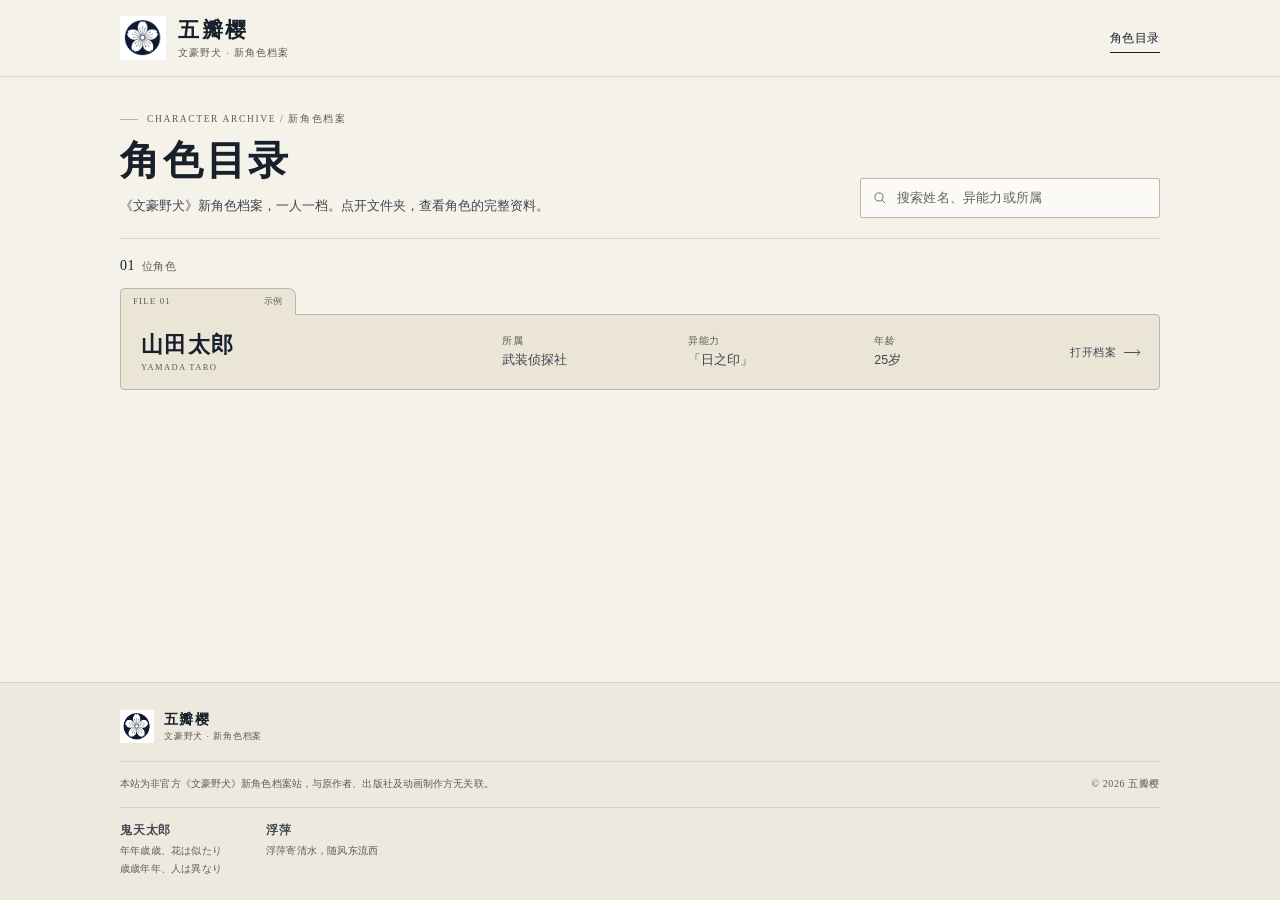
<file: index.html>
<!doctype html>
<html lang="zh-CN" class="no-js">
<head>
  <meta charset="utf-8">
  <meta name="viewport" content="width=device-width, initial-scale=1">
  <title>五瓣樱｜文豪野犬新角色档案 · 角色目录</title>
  <meta name="description" content="五瓣樱是《文豪野犬》新角色档案目录。一人一档，收录角色姓名、异能力、外貌、性格、背景故事与人际关系。点开文件夹即可查看完整资料。目前已收录 1 位角色。">
  <meta name="keywords" content="五瓣樱,文豪野犬,文豪野犬新角色,新角色档案,角色目录,异能,武装侦探社,Bungo Stray Dogs,山田太郎,YAMADA TARO,日之印,福泽谕吉,国木田独步">
  <meta name="author" content="鬼天太郎、浮萍">
  <meta name="robots" content="index,follow,max-image-preview:large,max-snippet:-1,max-video-preview:-1">
  <meta name="theme-color" content="#f5f2ea">
  <meta name="color-scheme" content="light">
  <meta name="format-detection" content="telephone=no">
  <link rel="canonical" href="index.html">
  <link rel="icon" href="favicon.ico" sizes="any">
  <link rel="icon" type="image/png" sizes="32x32" href="assets/logo-32.png">
  <link rel="icon" type="image/jpeg" href="assets/logo.jpg">
  <link rel="apple-touch-icon" href="assets/logo-180.png">
  <link rel="manifest" href="site.webmanifest">
  <link rel="stylesheet" href="assets/style.css">
  <link rel="alternate" type="text/plain" href="llms.txt" title="站点资料摘要（供 AI 读取）">

  <meta property="og:type" content="website">
  <meta property="og:locale" content="zh_CN">
  <meta property="og:site_name" content="五瓣樱">
  <meta property="og:title" content="五瓣樱｜文豪野犬新角色档案 · 角色目录">
  <meta property="og:description" content="五瓣樱是《文豪野犬》新角色档案目录。一人一档，收录角色姓名、异能力、外貌、性格、背景故事与人际关系。点开文件夹即可查看完整资料。目前已收录 1 位角色。">
  <meta property="og:url" content="index.html">
  <meta property="og:image" content="assets/og-cover.jpg">
  <meta property="og:image:width" content="1200">
  <meta property="og:image:height" content="630">
  <meta property="og:image:alt" content="五瓣樱｜文豪野犬 · 新角色档案">
  <meta name="twitter:card" content="summary_large_image">
  <meta name="twitter:title" content="五瓣樱｜文豪野犬新角色档案 · 角色目录">
  <meta name="twitter:description" content="五瓣樱是《文豪野犬》新角色档案目录。一人一档，收录角色姓名、异能力、外貌、性格、背景故事与人际关系。点开文件夹即可查看完整资料。目前已收录 1 位角色。">
  <meta name="twitter:image" content="assets/og-cover.jpg">

  <script>document.documentElement.classList.remove("no-js");document.documentElement.classList.add("js");</script>
  <script type="application/ld+json">
{
  "@context": "https://schema.org",
  "@graph": [
    {
      "@type": "WebSite",
      "@id": "index.html#website",
      "name": "五瓣樱",
      "alternateName": [
        "五瓣樱 文豪野犬",
        "文豪野犬 五瓣樱",
        "五瓣樱 新角色档案",
        "Wubanying"
      ],
      "url": "index.html",
      "description": "五瓣樱是《文豪野犬》新角色档案目录。一人一档，收录角色姓名、异能力、外貌、性格、背景故事与人际关系。点开文件夹即可查看完整资料。",
      "inLanguage": "zh-CN",
      "author": [
        {
          "@type": "Person",
          "name": "鬼天太郎"
        },
        {
          "@type": "Person",
          "name": "浮萍"
        }
      ]
    },
    {
      "@type": "CollectionPage",
      "@id": "index.html#webpage",
      "url": "index.html",
      "name": "角色目录｜五瓣樱",
      "description": "五瓣樱是《文豪野犬》新角色档案目录。一人一档，收录角色姓名、异能力、外貌、性格、背景故事与人际关系。点开文件夹即可查看完整资料。",
      "isPartOf": {
        "@id": "index.html#website"
      },
      "about": {
        "@type": "CreativeWork",
        "name": "文豪野犬",
        "alternateName": "Bungo Stray Dogs"
      },
      "mainEntity": {
        "@type": "ItemList",
        "numberOfItems": 1,
        "itemListElement": [
          {
            "@type": "ListItem",
            "position": 1,
            "item": {
              "@type": "Person",
              "@id": "characters/yamada-taro.html#person",
              "name": "山田太郎",
              "alternateName": "YAMADA TARO",
              "description": "武装侦探社成员。异能力「日之印」能知晓被印记者的一切见闻与行踪。",
              "memberOf": {
                "@type": "Organization",
                "name": "武装侦探社"
              }
            }
          }
        ]
      }
    }
  ]
}
  </script>
</head>
<body>
  <a class="skip-link" href="#main">跳到主要内容</a>

  <header class="site-header">
    <div class="container site-header__inner">
      <a class="brand" href="index.html">
        <img class="brand__logo" src="assets/logo.jpg" width="54" height="52" alt="">
        <span class="brand__text">
          <span class="brand__name">五瓣樱</span>
          <span class="brand__sub">文豪野犬 · 新角色档案</span>
        </span>
      </a>
      <nav class="site-nav" aria-label="主导航">
        <a class="site-nav__link" href="index.html" aria-current="page">角色目录</a>
      </nav>
    </div>
  </header>

  <main id="main">
    <section class="directory" aria-labelledby="directory-title">
      <div class="container">
        <div class="directory__intro">
          <div class="directory__heading">
            <p class="directory__kicker">Character Archive / 新角色档案</p>
            <h1 id="directory-title">角色目录</h1>
            <p class="directory__lead">《文豪野犬》新角色档案，一人一档。点开文件夹，查看角色的完整资料。</p>
          </div>
          <div class="directory__aside">
            <form class="search" role="search" action="index.html" method="get" data-character-search>
              <label class="sr-only" for="character-search">搜索角色</label>
              <svg class="search__icon" viewBox="0 0 20 20" fill="none" aria-hidden="true">
                <circle cx="8.5" cy="8.5" r="5.75" stroke="currentColor" stroke-width="1.2"></circle>
                <path d="m13 13 4 4" stroke="currentColor" stroke-width="1.2" stroke-linecap="round"></path>
              </svg>
              <input class="search__input" id="character-search" name="q" type="search" placeholder="搜索姓名、异能力或所属" autocomplete="off" spellcheck="false">
              <button class="search__clear" type="button" aria-label="清除搜索" data-search-clear hidden>×</button>
            </form>
          </div>
        </div>

        <div class="directory__bar">
          <p class="directory__status" aria-live="polite">
            <strong data-result-count>01</strong>
            <span data-result-label>位角色</span>
          </p>
        </div>

        <div class="file-list">
          <a class="file-row" href="characters/yamada-taro.html" data-character-card data-search="山田太郎 YAMADA TARO 25岁 武装侦探社 日之印 能够在人身上附着太阳似的印记。附着了印记的人，所有行踪轨迹、所看所听所说所想，山田太郎都将知晓。 整齐的黑发，以及他那有些老旧的黑西装。 表面温和顺从，实际内心有自己的想法。 因为帮助了武装侦探社解决了一场委托，从而加入武装侦探社。现已是武装侦探社老员工。 武装侦探社成员。异能力「日之印」能知晓被印记者的一切见闻与行踪。 山田太郎 山田 太郎 Yamada Taro 25 25岁 武装侦探社 日之印 太阳 印记 行踪 福泽谕吉 国木田独步 师徒 上下级 老员工 福泽谕吉 师徒关系 福泽谕吉很信任山田太郎。 国木田独步 上下级关系 山田太郎很尊敬国木田。">
            <span class="file-row__tab" aria-hidden="true">
              <span class="file-row__tab-label">FILE 01</span>
              <span class="file-row__tab-tag">示例</span>
            </span>
            <div class="file-row__body">
              <div class="file-row__identity">
                <h2 class="file-row__name">山田太郎</h2>
                <p class="file-row__en">YAMADA TARO</p>
              </div>
              <dl class="file-row__facts">
                <div class="file-row__fact"><dt>所属</dt><dd>武装侦探社</dd></div>
                <div class="file-row__fact"><dt>异能力</dt><dd>「日之印」</dd></div>
                <div class="file-row__fact"><dt>年龄</dt><dd>25岁</dd></div>
              </dl>
              <span class="file-row__open">打开档案 <svg class="file-row__arrow" viewBox="0 0 20 8" fill="none" aria-hidden="true"><path d="M0 4h18M15.5 1 19 4l-3.5 3" stroke="currentColor" stroke-width="1.1" stroke-linecap="round" stroke-linejoin="round"/></svg></span>
            </div>
          </a>
        </div>

        <div class="directory__empty" data-empty-state hidden>
          <p>没有找到匹配的角色。<br>可以试试姓名、异能力、所属，或相关人物的名字。</p>
        </div>
      </div>
    </section>
  </main>

  <footer class="site-footer">
    <div class="container">
      <div class="site-footer__top">
        <a class="footer-brand" href="index.html">
          <img class="footer-brand__logo" src="assets/logo.jpg" width="34" height="33" alt="">
          <span class="footer-brand__text">
            <span class="footer-brand__name">五瓣樱</span>
            <span class="footer-brand__sub">文豪野犬 · 新角色档案</span>
          </span>
        </a>
      </div>

      <div class="site-footer__meta">
        <p>本站为非官方《文豪野犬》新角色档案站，与原作者、出版社及动画制作方无关联。</p>
        <p class="site-footer__year">© 2026 五瓣樱</p>
      </div>

      <div class="colophon">
        <div class="signatures">
            <div class="signature">
              <p class="signature__name">鬼天太郎</p>
              <p class="signature__lines">年年歳歳、花は似たり<br>歳歳年年、人は異なり</p>
            </div>
            <div class="signature">
              <p class="signature__name">浮萍</p>
              <p class="signature__lines">浮萍寄清水，随风东流西</p>
            </div>
        </div>
      </div>
    </div>
  </footer>

  <script src="assets/site.js"></script>
</body>
</html>
</file>
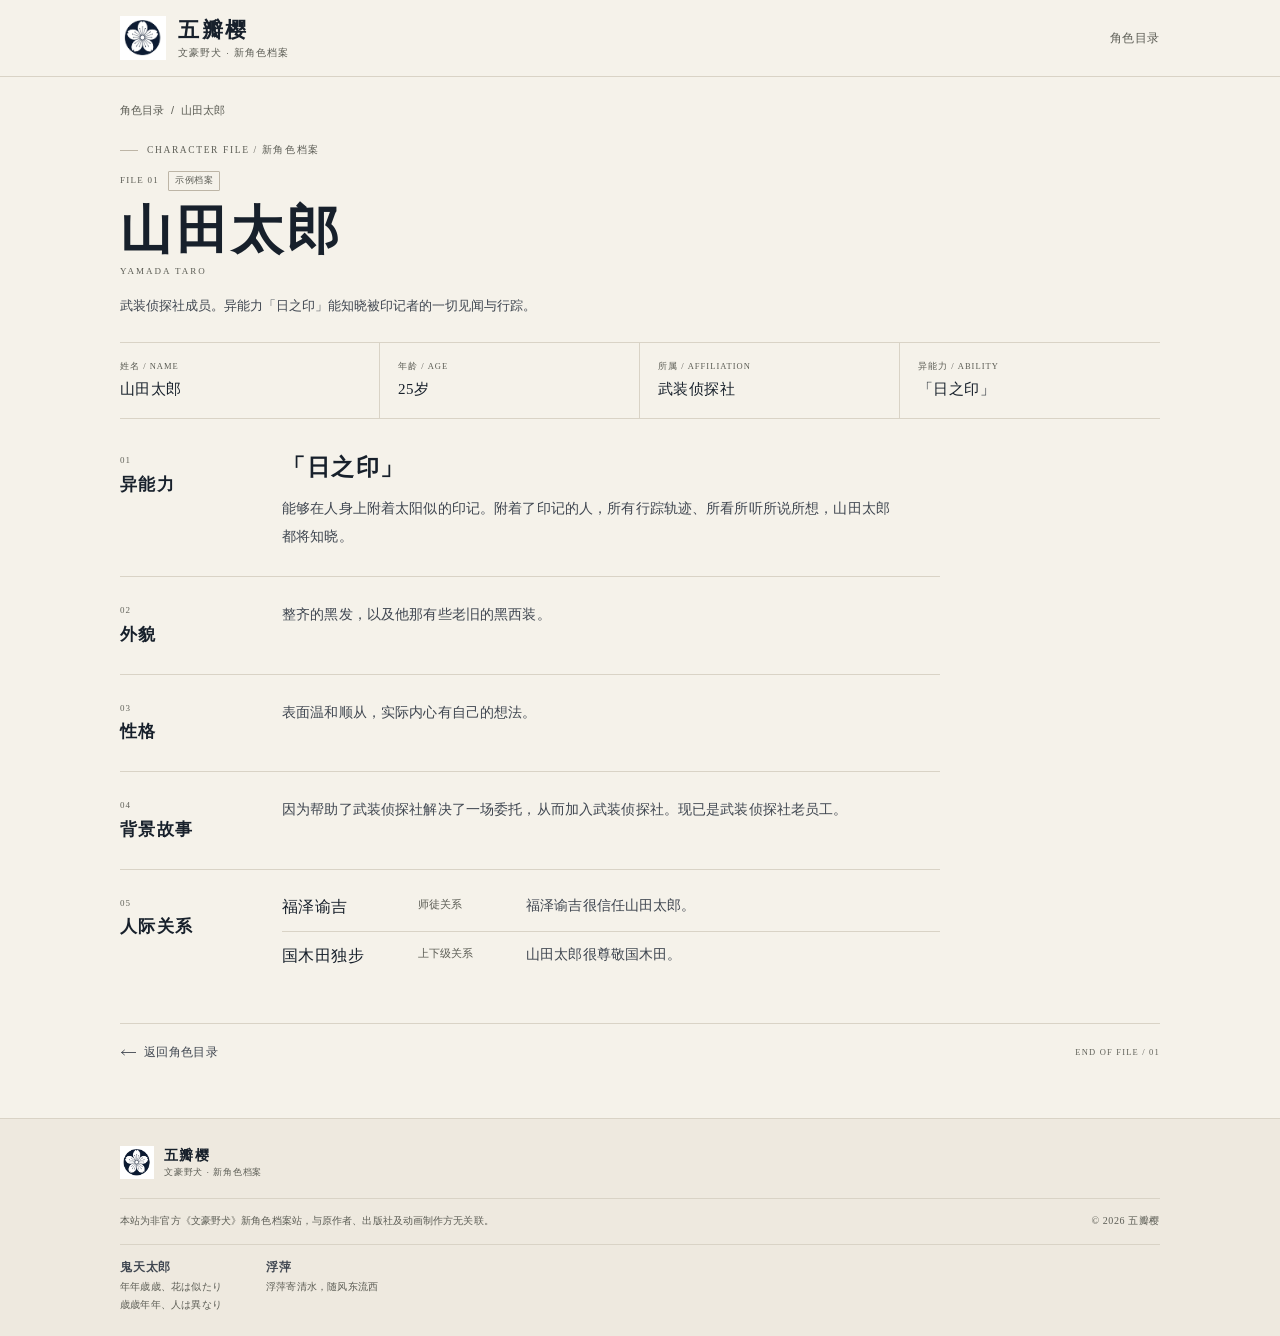
<file: characters/yamada-taro.html>
<!doctype html>
<html lang="zh-CN" class="no-js">
<head>
  <meta charset="utf-8">
  <meta name="viewport" content="width=device-width, initial-scale=1">
  <title>山田太郎｜五瓣樱 · 文豪野犬新角色档案</title>
  <meta name="description" content="山田太郎，25岁，武装侦探社成员，异能力「日之印」。五瓣樱角色档案：完整收录基础信息、外貌、性格、背景故事与人际关系。">
  <meta name="keywords" content="五瓣樱,文豪野犬,文豪野犬新角色,新角色档案,角色目录,异能,武装侦探社,Bungo Stray Dogs,山田太郎,YAMADA TARO,日之印,福泽谕吉,国木田独步">
  <meta name="author" content="鬼天太郎、浮萍">
  <meta name="robots" content="index,follow,max-image-preview:large,max-snippet:-1,max-video-preview:-1">
  <meta name="theme-color" content="#f5f2ea">
  <meta name="color-scheme" content="light">
  <meta name="format-detection" content="telephone=no">
  <link rel="canonical" href="yamada-taro.html">
  <link rel="icon" href="../favicon.ico" sizes="any">
  <link rel="icon" type="image/png" sizes="32x32" href="../assets/logo-32.png">
  <link rel="icon" type="image/jpeg" href="../assets/logo.jpg">
  <link rel="apple-touch-icon" href="../assets/logo-180.png">
  <link rel="manifest" href="../site.webmanifest">
  <link rel="stylesheet" href="../assets/style.css">
  <link rel="alternate" type="text/plain" href="../llms.txt" title="站点资料摘要（供 AI 读取）">

  <meta property="og:type" content="profile">
  <meta property="og:locale" content="zh_CN">
  <meta property="og:site_name" content="五瓣樱">
  <meta property="og:title" content="山田太郎｜五瓣樱 · 文豪野犬新角色档案">
  <meta property="og:description" content="山田太郎，25岁，武装侦探社成员，异能力「日之印」。五瓣樱角色档案：完整收录基础信息、外貌、性格、背景故事与人际关系。">
  <meta property="og:url" content="yamada-taro.html">
  <meta property="og:image" content="../assets/og-cover.jpg">
  <meta property="og:image:width" content="1200">
  <meta property="og:image:height" content="630">
  <meta property="og:image:alt" content="五瓣樱｜文豪野犬 · 新角色档案">
  <meta name="twitter:card" content="summary_large_image">
  <meta name="twitter:title" content="山田太郎｜五瓣樱 · 文豪野犬新角色档案">
  <meta name="twitter:description" content="山田太郎，25岁，武装侦探社成员，异能力「日之印」。五瓣樱角色档案：完整收录基础信息、外貌、性格、背景故事与人际关系。">
  <meta name="twitter:image" content="../assets/og-cover.jpg">

  <script>document.documentElement.classList.remove("no-js");document.documentElement.classList.add("js");</script>
  <script type="application/ld+json">
{
  "@context": "https://schema.org",
  "@graph": [
    {
      "@type": "ProfilePage",
      "@id": "yamada-taro.html#page",
      "url": "yamada-taro.html",
      "name": "山田太郎｜五瓣樱 · 文豪野犬新角色档案",
      "description": "武装侦探社成员。异能力「日之印」能知晓被印记者的一切见闻与行踪。",
      "inLanguage": "zh-CN",
      "dateModified": "2026-10-26",
      "isPartOf": {
        "@type": "WebSite",
        "name": "五瓣樱",
        "url": "../index.html"
      },
      "about": {
        "@type": "CreativeWork",
        "name": "文豪野犬",
        "alternateName": "Bungo Stray Dogs"
      },
      "mainEntity": {
        "@id": "yamada-taro.html#person"
      },
      "author": [
        {
          "@type": "Person",
          "name": "鬼天太郎"
        },
        {
          "@type": "Person",
          "name": "浮萍"
        }
      ]
    },
    {
      "@type": "Person",
      "@id": "yamada-taro.html#person",
      "name": "山田太郎",
      "alternateName": "YAMADA TARO",
      "description": "武装侦探社成员。异能力「日之印」能知晓被印记者的一切见闻与行踪。",
      "memberOf": {
        "@type": "Organization",
        "name": "武装侦探社"
      },
      "knows": [
        {
          "@type": "Person",
          "name": "福泽谕吉",
          "description": "师徒关系。福泽谕吉很信任山田太郎。"
        },
        {
          "@type": "Person",
          "name": "国木田独步",
          "description": "上下级关系。山田太郎很尊敬国木田。"
        }
      ],
      "additionalProperty": [
        {
          "@type": "PropertyValue",
          "name": "年龄",
          "value": "25岁"
        },
        {
          "@type": "PropertyValue",
          "name": "异能力",
          "value": "日之印"
        },
        {
          "@type": "PropertyValue",
          "name": "异能力说明",
          "value": "能够在人身上附着太阳似的印记。附着了印记的人，所有行踪轨迹、所看所听所说所想，山田太郎都将知晓。"
        },
        {
          "@type": "PropertyValue",
          "name": "现况",
          "value": "武装侦探社老员工"
        }
      ]
    },
    {
      "@type": "BreadcrumbList",
      "itemListElement": [
        {
          "@type": "ListItem",
          "position": 1,
          "name": "角色目录",
          "item": "../index.html"
        },
        {
          "@type": "ListItem",
          "position": 2,
          "name": "山田太郎",
          "item": "yamada-taro.html"
        }
      ]
    }
  ]
}
  </script>
</head>
<body>
  <a class="skip-link" href="#main">跳到主要内容</a>

  <header class="site-header">
    <div class="container site-header__inner">
      <a class="brand" href="../index.html">
        <img class="brand__logo" src="../assets/logo.jpg" width="54" height="52" alt="">
        <span class="brand__text">
          <span class="brand__name">五瓣樱</span>
          <span class="brand__sub">文豪野犬 · 新角色档案</span>
        </span>
      </a>
      <nav class="site-nav" aria-label="主导航">
        <a class="site-nav__link" href="../index.html">角色目录</a>
      </nav>
    </div>
  </header>

  <main id="main">
    <div class="container record">
      <nav class="breadcrumb" aria-label="面包屑">
        <a href="../index.html">角色目录</a>
        <span class="breadcrumb__sep" aria-hidden="true">/</span>
        <span aria-current="page">山田太郎</span>
      </nav>

      <header class="record__head">
        <p class="record__kicker">Character File / 新角色档案</p>
        <p class="record__fileline">
          <span>FILE 01</span>
          <span class="record__demo">示例档案</span>
        </p>
        <h1>山田太郎</h1>
        <p class="record__en">YAMADA TARO</p>
        <p class="record__summary">武装侦探社成员。异能力「日之印」能知晓被印记者的一切见闻与行踪。</p>
      </header>

      <dl class="record__facts" aria-label="基础信息">
        <div class="record-fact">
          <dt>姓名 / Name</dt>
          <dd>山田太郎</dd>
        </div>
        <div class="record-fact">
          <dt>年龄 / Age</dt>
          <dd>25岁</dd>
        </div>
        <div class="record-fact">
          <dt>所属 / Affiliation</dt>
          <dd>武装侦探社</dd>
        </div>
        <div class="record-fact">
          <dt>异能力 / Ability</dt>
          <dd>「日之印」</dd>
        </div>
      </dl>

      <div class="record__sheet">
        <section class="record-section" aria-labelledby="ability-heading">
          <div class="record-section__head">
            <span class="record-section__no" aria-hidden="true">01</span>
            <h2 id="ability-heading">异能力</h2>
          </div>
          <div class="record-section__body">
            <p class="ability-name">「日之印」</p>
            <p>能够在人身上附着太阳似的印记。附着了印记的人，所有行踪轨迹、所看所听所说所想，山田太郎都将知晓。</p>
          </div>
        </section>

        <section class="record-section" aria-labelledby="appearance-heading">
          <div class="record-section__head">
            <span class="record-section__no" aria-hidden="true">02</span>
            <h2 id="appearance-heading">外貌</h2>
          </div>
          <div class="record-section__body">
            <p>整齐的黑发，以及他那有些老旧的黑西装。</p>
          </div>
        </section>

        <section class="record-section" aria-labelledby="personality-heading">
          <div class="record-section__head">
            <span class="record-section__no" aria-hidden="true">03</span>
            <h2 id="personality-heading">性格</h2>
          </div>
          <div class="record-section__body">
            <p>表面温和顺从，实际内心有自己的想法。</p>
          </div>
        </section>

        <section class="record-section" aria-labelledby="background-heading">
          <div class="record-section__head">
            <span class="record-section__no" aria-hidden="true">04</span>
            <h2 id="background-heading">背景故事</h2>
          </div>
          <div class="record-section__body">
            <p>因为帮助了武装侦探社解决了一场委托，从而加入武装侦探社。现已是武装侦探社老员工。</p>
          </div>
        </section>

        <section class="record-section" aria-labelledby="relationships-heading">
          <div class="record-section__head">
            <span class="record-section__no" aria-hidden="true">05</span>
            <h2 id="relationships-heading">人际关系</h2>
          </div>
          <div class="record-section__body">
            <div class="person-line">
              <p class="person-line__name">福泽谕吉</p>
              <p class="person-line__relation">师徒关系</p>
              <p class="person-line__note">福泽谕吉很信任山田太郎。</p>
            </div>
            <div class="person-line">
              <p class="person-line__name">国木田独步</p>
              <p class="person-line__relation">上下级关系</p>
              <p class="person-line__note">山田太郎很尊敬国木田。</p>
            </div>
          </div>
        </section>
      </div>

      <div class="record__end">
        <a class="back-link" href="../index.html"><svg viewBox="0 0 20 8" fill="none" aria-hidden="true"><path d="M20 4H2M5.5 1 2 4l3.5 3" stroke="currentColor" stroke-width="1.1" stroke-linecap="round" stroke-linejoin="round"/></svg>返回角色目录</a>
        <span class="record__end-label" aria-hidden="true">End of File / 01</span>
      </div>
    </div>
  </main>

  <footer class="site-footer">
    <div class="container">
      <div class="site-footer__top">
        <a class="footer-brand" href="../index.html">
          <img class="footer-brand__logo" src="../assets/logo.jpg" width="34" height="33" alt="">
          <span class="footer-brand__text">
            <span class="footer-brand__name">五瓣樱</span>
            <span class="footer-brand__sub">文豪野犬 · 新角色档案</span>
          </span>
        </a>
      </div>

      <div class="site-footer__meta">
        <p>本站为非官方《文豪野犬》新角色档案站，与原作者、出版社及动画制作方无关联。</p>
        <p class="site-footer__year">© 2026 五瓣樱</p>
      </div>

      <div class="colophon">
        <div class="signatures">
            <div class="signature">
              <p class="signature__name">鬼天太郎</p>
              <p class="signature__lines">年年歳歳、花は似たり<br>歳歳年年、人は異なり</p>
            </div>
            <div class="signature">
              <p class="signature__name">浮萍</p>
              <p class="signature__lines">浮萍寄清水，随风东流西</p>
            </div>
        </div>
      </div>
    </div>
  </footer>
</body>
</html>
</file>
<file: assets/style.css>
:root {
  --paper: #f5f2ea;
  --paper-deep: #eee9df;
  --surface: #fbfaf6;
  --folder: #ebe5d8;
  --folder-hover: #f0ebdf;
  --ink: #17202b;
  --ink-soft: #3f4650;
  --muted: #5c5d55;
  --muted-light: #62635b;
  --line: #d9d3c6;
  --line-strong: #bdb5a6;
  --navy: #101c2c;
  --serif: "Songti SC", "STSong", "Noto Serif CJK SC", "Noto Serif SC",
    "Source Han Serif SC", "Yu Mincho", "Hiragino Mincho ProN", "SimSun", serif;
  --sans: "PingFang SC", "Hiragino Sans GB", "Noto Sans CJK SC", "Noto Sans SC",
    "Source Han Sans SC", "Microsoft YaHei", "Yu Gothic", sans-serif;
  --page: 1040px;
  --radius: 4px;
}

*,
*::before,
*::after {
  box-sizing: border-box;
}

html {
  -webkit-text-size-adjust: 100%;
  text-rendering: optimizeLegibility;
}

body {
  display: flex;
  flex-direction: column;
  min-height: 100vh;
  margin: 0;
  min-width: 300px;
  background: var(--paper);
  color: var(--ink);
  font-family: var(--sans);
  font-size: 15.5px;
  line-height: 1.75;
  -webkit-font-smoothing: antialiased;
}

main {
  flex: 1 0 auto;
}

::selection {
  background: var(--navy);
  color: var(--surface);
}

img {
  max-width: 100%;
  height: auto;
}

a {
  color: inherit;
}

button,
input {
  font: inherit;
}

a,
button {
  -webkit-tap-highlight-color: transparent;
}

:focus-visible {
  outline: 2px solid var(--navy);
  outline-offset: 3px;
}

[hidden] {
  display: none !important;
}

.skip-link {
  position: fixed;
  top: 10px;
  left: 10px;
  z-index: 100;
  padding: 7px 12px;
  background: var(--navy);
  color: var(--surface);
  font-size: 12px;
  text-decoration: none;
  transform: translateY(-160%);
  transition: transform 0.15s ease;
}

.skip-link:focus {
  transform: translateY(0);
}

.container {
  width: min(calc(100% - 64px), var(--page));
  margin-inline: auto;
}

/* ---------- Header ---------- */

.site-header {
  background: var(--paper);
  border-bottom: 1px solid var(--line);
}

.site-header__inner {
  display: flex;
  align-items: center;
  justify-content: space-between;
  gap: 24px;
  min-height: 76px;
}

.brand {
  display: inline-flex;
  align-items: center;
  gap: 12px;
  min-width: 0;
  text-decoration: none;
}

.brand__logo {
  display: block;
  flex: 0 0 auto;
  width: 46px;
  height: 44px;
  object-fit: contain;
  background: #fff;
}

.brand__text {
  display: flex;
  flex-direction: column;
  gap: 0;
  min-width: 0;
}

.brand__name {
  font-family: var(--serif);
  font-size: 21px;
  font-weight: 600;
  line-height: 1.35;
  letter-spacing: 0.13em;
  white-space: nowrap;
}

.brand__sub {
  color: var(--muted);
  font-size: 9.5px;
  line-height: 1.6;
  letter-spacing: 0.12em;
  white-space: nowrap;
}

.site-nav {
  display: flex;
  align-items: center;
  gap: 22px;
  flex: 0 0 auto;
}

.site-nav__link {
  position: relative;
  padding: 4px 0;
  color: var(--muted);
  font-size: 12px;
  letter-spacing: 0.05em;
  text-decoration: none;
}

.site-nav__link::after {
  position: absolute;
  right: 0;
  bottom: 0;
  left: 0;
  height: 1px;
  background: var(--ink);
  content: "";
  transform: scaleX(0);
  transform-origin: left;
  transition: transform 0.2s ease;
}

.site-nav__link:hover,
.site-nav__link[aria-current="page"] {
  color: var(--ink);
}

.site-nav__link:hover::after,
.site-nav__link[aria-current="page"]::after {
  transform: scaleX(1);
}

/* ---------- Directory ---------- */

.directory {
  padding: 34px 0 60px;
}

.directory__kicker,
.record__kicker {
  display: flex;
  align-items: center;
  gap: 9px;
  margin: 0;
  color: var(--muted);
  font-family: Georgia, "Times New Roman", serif;
  font-size: 9.5px;
  letter-spacing: 0.17em;
  text-transform: uppercase;
}

.directory__kicker::before,
.record__kicker::before {
  display: inline-block;
  width: 18px;
  height: 1px;
  background: var(--line-strong);
  content: "";
}

.directory__intro {
  display: grid;
  grid-template-columns: minmax(0, 1fr) minmax(240px, 300px);
  align-items: end;
  gap: 36px;
  padding-bottom: 20px;
  border-bottom: 1px solid var(--line);
}

.directory__heading h1 {
  margin: 8px 0 8px;
  font-family: var(--serif);
  font-size: clamp(32px, 3.8vw, 40px);
  font-weight: 600;
  line-height: 1.25;
  letter-spacing: 0.07em;
}

.directory__lead {
  max-width: 540px;
  margin: 0;
  color: var(--ink-soft);
  font-size: 13px;
  line-height: 1.85;
}

.directory__aside {
  align-self: end;
}

.no-js .directory__intro {
  grid-template-columns: minmax(0, 1fr);
}

.no-js .directory__aside {
  display: none;
}

.search {
  position: relative;
  width: 100%;
}

.search__icon {
  position: absolute;
  top: 50%;
  left: 13px;
  width: 14px;
  height: 14px;
  color: var(--muted);
  pointer-events: none;
  transform: translateY(-50%);
}

.search__input {
  width: 100%;
  height: 40px;
  padding: 0 38px 0 36px;
  border: 1px solid var(--line-strong);
  border-radius: 2px;
  background: var(--surface);
  color: var(--ink);
  font-size: 12.5px;
  letter-spacing: 0.015em;
  transition: border-color 0.18s ease, box-shadow 0.18s ease;
}

.search__input::placeholder {
  color: var(--muted-light);
  opacity: 1;
}

.search__input:hover {
  border-color: var(--muted);
}

.search__input:focus {
  border-color: var(--navy);
  outline: 0;
  box-shadow: 0 0 0 3px rgb(16 28 44 / 8%);
}

.search__input::-webkit-search-cancel-button,
.search__input::-webkit-search-decoration {
  -webkit-appearance: none;
  appearance: none;
}

.search__clear {
  position: absolute;
  top: 50%;
  right: 7px;
  display: inline-flex;
  align-items: center;
  justify-content: center;
  width: 28px;
  height: 28px;
  padding: 0;
  border: 0;
  background: transparent;
  color: var(--muted);
  font-size: 17px;
  line-height: 1;
  cursor: pointer;
  transform: translateY(-50%);
}

.search__clear:hover {
  color: var(--ink);
}

.directory__bar {
  display: flex;
  align-items: center;
  padding: 15px 0 10px;
}

.directory__status {
  display: flex;
  align-items: baseline;
  gap: 7px;
  margin: 0;
  color: var(--muted);
  font-size: 11px;
  letter-spacing: 0.03em;
}

.directory__status strong {
  color: var(--ink);
  font-family: Georgia, "Times New Roman", serif;
  font-size: 14px;
  font-weight: 400;
  letter-spacing: 0.04em;
}

/* ---------- Folder rows ---------- */

.file-list {
  display: grid;
  gap: 12px;
}

.file-row {
  display: block;
  position: relative;
  padding-top: 26px;
  color: var(--ink);
  text-decoration: none;
  transition: transform 0.2s ease;
}

.file-row__tab {
  position: absolute;
  top: 0;
  left: 0;
  z-index: 2;
  display: flex;
  align-items: center;
  justify-content: space-between;
  gap: 12px;
  width: 176px;
  height: 27px;
  padding: 0 12px;
  border: 1px solid var(--line-strong);
  border-bottom-color: var(--folder);
  border-radius: 5px 8px 0 0;
  background: var(--folder);
  color: var(--muted);
  font-family: Georgia, "Times New Roman", serif;
  font-size: 9px;
  letter-spacing: 0.12em;
  text-transform: uppercase;
  transition: background-color 0.2s ease, border-color 0.2s ease;
}

.file-row__tab-label {
  overflow: hidden;
  text-overflow: ellipsis;
  white-space: nowrap;
}

.file-row__tab-tag {
  flex: 0 0 auto;
  color: var(--muted-light);
  font-family: var(--sans);
  font-size: 9px;
  letter-spacing: 0.06em;
}

.file-row__body {
  display: grid;
  grid-template-columns: minmax(180px, 1.05fr) minmax(0, 1.7fr) auto;
  align-items: center;
  gap: 28px;
  min-height: 76px;
  padding: 14px 18px 14px 20px;
  border: 1px solid var(--line-strong);
  border-radius: 0 var(--radius) var(--radius) var(--radius);
  background: var(--folder);
  transition: background-color 0.2s ease, border-color 0.2s ease,
    box-shadow 0.2s ease;
}

.file-row__name {
  margin: 0;
  font-family: var(--serif);
  font-size: 22px;
  font-weight: 600;
  line-height: 1.35;
  letter-spacing: 0.06em;
}

.file-row__en {
  margin: 0;
  color: var(--muted);
  font-family: Georgia, "Times New Roman", serif;
  font-size: 8.5px;
  line-height: 1.7;
  letter-spacing: 0.16em;
}

.file-row__facts {
  display: grid;
  grid-template-columns: repeat(3, minmax(0, 1fr));
  gap: 18px;
  margin: 0;
}

.file-row__fact {
  min-width: 0;
}

.file-row__fact dt {
  margin: 0 0 2px;
  color: var(--muted);
  font-size: 9.5px;
  line-height: 1.6;
  letter-spacing: 0.03em;
}

.file-row__fact dd {
  margin: 0;
  overflow-wrap: anywhere;
  color: var(--ink-soft);
  font-size: 12.5px;
  line-height: 1.65;
}

.file-row__open {
  display: inline-flex;
  align-items: center;
  gap: 8px;
  justify-self: end;
  color: var(--ink-soft);
  font-size: 11px;
  line-height: 1.7;
  letter-spacing: 0.04em;
  white-space: nowrap;
}

.file-row__arrow {
  width: 17px;
  height: 7px;
  transition: transform 0.2s ease;
}

.file-row:hover {
  transform: translateY(-1px);
}

.file-row:hover .file-row__body,
.file-row:focus-visible .file-row__body {
  border-color: var(--ink-soft);
  background: var(--folder-hover);
  box-shadow: 0 5px 18px rgb(23 32 43 / 7%);
}

.file-row:hover .file-row__tab,
.file-row:focus-visible .file-row__tab {
  border-color: var(--ink-soft);
  border-bottom-color: var(--folder-hover);
  background: var(--folder-hover);
}

.file-row:hover .file-row__arrow,
.file-row:focus-visible .file-row__arrow {
  transform: translateX(3px);
}

.file-row:focus-visible {
  outline-offset: 4px;
}

.directory__empty {
  margin-top: 8px;
  padding: 34px 22px;
  border: 1px dashed var(--line-strong);
  color: var(--muted);
  text-align: center;
}

.directory__empty p {
  margin: 0;
  font-size: 12.5px;
  line-height: 1.85;
}

/* ---------- Character record ---------- */

.record {
  padding: 24px 0 56px;
}

.breadcrumb {
  display: flex;
  flex-wrap: wrap;
  align-items: center;
  gap: 7px;
  margin: 0 0 22px;
  color: var(--muted);
  font-size: 11px;
  line-height: 1.7;
}

.breadcrumb a {
  text-decoration: none;
}

.breadcrumb a:hover {
  color: var(--ink);
  text-decoration: underline;
  text-underline-offset: 3px;
}

.breadcrumb__sep {
  color: var(--muted-light);
}

.record__head {
  padding-bottom: 24px;
  border-bottom: 1px solid var(--line);
}

.record__kicker {
  margin-bottom: 13px;
}

.record__fileline {
  display: flex;
  flex-wrap: wrap;
  align-items: center;
  gap: 9px;
  margin: 0;
  color: var(--muted);
  font-family: Georgia, "Times New Roman", serif;
  font-size: 9px;
  letter-spacing: 0.14em;
  text-transform: uppercase;
}

.record__demo {
  padding: 1px 6px;
  border: 1px solid var(--line-strong);
  border-radius: 1px;
  font-family: var(--sans);
  font-size: 9px;
  letter-spacing: 0.06em;
}

.record__head h1 {
  margin: 10px 0 3px;
  font-family: var(--serif);
  font-size: clamp(36px, 5.5vw, 52px);
  font-weight: 600;
  line-height: 1.15;
  letter-spacing: 0.07em;
}

.record__en {
  margin: 0;
  color: var(--muted);
  font-family: Georgia, "Times New Roman", serif;
  font-size: 9px;
  letter-spacing: 0.22em;
}

.record__summary {
  max-width: 620px;
  margin: 14px 0 0;
  color: var(--ink-soft);
  font-size: 13px;
  line-height: 1.9;
}

.record__facts {
  display: grid;
  grid-template-columns: repeat(4, minmax(0, 1fr));
  margin: 0 0 32px;
  border-bottom: 1px solid var(--line);
}

.record-fact {
  min-width: 0;
  padding: 16px 16px 16px 0;
  border-right: 1px solid var(--line);
}

.record-fact:not(:first-child) {
  padding-left: 18px;
}

.record-fact:last-child {
  border-right: 0;
}

.record-fact dt {
  margin: 0 0 3px;
  color: var(--muted);
  font-family: Georgia, "Times New Roman", serif;
  font-size: 8.5px;
  letter-spacing: 0.12em;
  text-transform: uppercase;
}

.record-fact dd {
  margin: 0;
  overflow-wrap: anywhere;
  color: var(--ink);
  font-family: var(--serif);
  font-size: 15px;
  line-height: 1.65;
  letter-spacing: 0.03em;
}

.record__sheet {
  max-width: 820px;
}

.record-section {
  display: grid;
  grid-template-columns: 130px minmax(0, 1fr);
  gap: 32px;
  padding: 24px 0 26px;
  border-bottom: 1px solid var(--line);
}

.record-section:first-child {
  padding-top: 0;
}

.record-section:last-of-type {
  border-bottom: 0;
}

.record-section__head {
  padding-top: 2px;
}

.record-section__no {
  display: block;
  margin-bottom: 4px;
  color: var(--muted-light);
  font-family: Georgia, "Times New Roman", serif;
  font-size: 9px;
  letter-spacing: 0.12em;
}

.record-section__head h2 {
  margin: 0;
  color: var(--ink);
  font-family: var(--serif);
  font-size: 16.5px;
  font-weight: 600;
  line-height: 1.5;
  letter-spacing: 0.09em;
}

.record-section__body {
  min-width: 0;
}

.record-section__body p {
  max-width: 620px;
  margin: 0;
  color: var(--ink-soft);
  font-size: 14px;
  line-height: 1.95;
  letter-spacing: 0.01em;
}

.ability-name {
  margin: 0 0 10px !important;
  color: var(--ink) !important;
  font-family: var(--serif);
  font-size: 23px !important;
  font-weight: 600;
  line-height: 1.5 !important;
  letter-spacing: 0.07em !important;
}

.person-line {
  display: grid;
  grid-template-columns: 120px 92px minmax(0, 1fr);
  gap: 16px;
  padding: 11px 0;
  border-top: 1px solid var(--line);
}

.person-line:first-child {
  padding-top: 0;
  border-top: 0;
}

.person-line:last-child {
  padding-bottom: 0;
}

.person-line__name {
  margin: 0 !important;
  color: var(--ink) !important;
  font-family: var(--serif);
  font-size: 15.5px !important;
  line-height: 1.7 !important;
  letter-spacing: 0.03em !important;
}

.person-line__relation {
  margin: 0 !important;
  color: var(--muted) !important;
  font-size: 11px !important;
  line-height: 1.9 !important;
}

.person-line__note {
  margin: 0 !important;
  color: var(--ink-soft) !important;
  font-size: 13.5px !important;
  line-height: 1.85 !important;
}

.record__end {
  display: flex;
  align-items: center;
  justify-content: space-between;
  gap: 20px;
  margin-top: 28px;
  padding-top: 18px;
  border-top: 1px solid var(--line);
}

.back-link {
  display: inline-flex;
  align-items: center;
  gap: 8px;
  color: var(--ink-soft);
  font-size: 11.5px;
  letter-spacing: 0.03em;
  text-decoration: none;
}

.back-link svg {
  width: 16px;
  height: 7px;
  transition: transform 0.2s ease;
}

.back-link:hover {
  color: var(--ink);
}

.back-link:hover svg {
  transform: translateX(-2px);
}

.record__end-label {
  color: var(--muted-light);
  font-family: Georgia, "Times New Roman", serif;
  font-size: 8.5px;
  letter-spacing: 0.14em;
  text-transform: uppercase;
}

/* ---------- Footer ---------- */

.site-footer {
  margin-top: auto;
  padding: 26px 0 22px;
  border-top: 1px solid var(--line);
  background: var(--paper-deep);
}

.site-footer__top {
  display: flex;
  align-items: flex-start;
  justify-content: space-between;
  gap: 32px;
}

.footer-brand {
  display: flex;
  align-items: center;
  gap: 10px;
  color: var(--ink);
  text-decoration: none;
}

.footer-brand__logo {
  display: block;
  width: 34px;
  height: 33px;
  object-fit: contain;
  background: #fff;
}

.footer-brand__text {
  display: flex;
  flex-direction: column;
}

.footer-brand__name {
  font-family: var(--serif);
  font-size: 14px;
  font-weight: 600;
  line-height: 1.5;
  letter-spacing: 0.1em;
}

.footer-brand__sub {
  color: var(--muted);
  font-size: 9px;
  line-height: 1.5;
  letter-spacing: 0.09em;
}

.site-footer__meta {
  display: flex;
  align-items: flex-start;
  justify-content: space-between;
  gap: 28px;
  margin-top: 18px;
  padding-top: 13px;
  border-top: 1px solid var(--line);
  color: var(--muted);
  font-size: 10px;
  line-height: 1.8;
  letter-spacing: 0.01em;
}

.site-footer__meta p {
  max-width: 660px;
  margin: 0;
}

.site-footer__year {
  flex: 0 0 auto;
  font-family: Georgia, "Times New Roman", serif;
  letter-spacing: 0.06em;
}

.colophon {
  display: flex;
  align-items: flex-start;
  margin-top: 14px;
  padding-top: 13px;
  border-top: 1px solid var(--line);
}

.signatures {
  display: flex;
  flex-wrap: wrap;
  gap: 12px 44px;
  margin: 0;
}

.signature {
  margin: 0;
}

.signature__name {
  margin: 0 0 1px;
  color: var(--ink-soft);
  font-family: var(--serif);
  font-size: 11.5px;
  font-weight: 600;
  line-height: 1.7;
  letter-spacing: 0.07em;
}

.signature__lines {
  margin: 0;
  color: var(--muted);
  font-family: var(--serif);
  font-size: 10px;
  line-height: 1.8;
  letter-spacing: 0.02em;
}

.sr-only {
  position: absolute;
  width: 1px;
  height: 1px;
  padding: 0;
  margin: -1px;
  overflow: hidden;
  clip: rect(0, 0, 0, 0);
  white-space: nowrap;
  border: 0;
}

/* ---------- Responsive ---------- */

@media (max-width: 900px) {
  .container {
    width: min(calc(100% - 48px), var(--page));
  }

  .file-row__body {
    grid-template-columns: minmax(0, 1fr) auto;
    grid-template-areas:
      "identity open"
      "facts facts";
    gap: 8px 20px;
    padding: 13px 16px 14px 18px;
  }

  .file-row__identity {
    grid-area: identity;
  }

  .file-row__facts {
    grid-area: facts;
    margin-top: 2px;
  }

  .file-row__open {
    grid-area: open;
  }

  .record__facts {
    grid-template-columns: repeat(2, minmax(0, 1fr));
  }

  .record-fact:nth-child(2) {
    border-right: 0;
  }

  .record-fact:nth-child(-n + 2) {
    border-bottom: 1px solid var(--line);
  }

  .record-fact:nth-child(3) {
    padding-left: 0;
  }

  .record-fact:nth-child(4) {
    padding-left: 18px;
  }
}

@media (max-width: 760px) {
  .container {
    width: min(calc(100% - 36px), var(--page));
  }

  .site-header__inner {
    min-height: 66px;
    gap: 16px;
  }

  .brand {
    gap: 9px;
  }

  .brand__logo {
    width: 38px;
    height: 36px;
  }

  .brand__name {
    font-size: 19px;
  }

  .brand__sub {
    font-size: 8.5px;
    letter-spacing: 0.07em;
  }

  .site-nav__link {
    font-size: 11.5px;
  }

  .directory {
    padding: 26px 0 46px;
  }

  .directory__intro {
    grid-template-columns: minmax(0, 1fr);
    gap: 17px;
    padding-bottom: 16px;
  }

  .directory__heading h1 {
    margin: 7px 0 7px;
    font-size: 32px;
  }

  .directory__lead {
    font-size: 12.5px;
    line-height: 1.8;
  }

  .search {
    max-width: 420px;
  }

  .directory__bar {
    padding: 13px 0 9px;
  }

  .file-row {
    padding-top: 24px;
  }

  .file-row__tab {
    width: 162px;
    height: 25px;
    font-size: 8.5px;
  }

  .file-row__body {
    grid-template-columns: minmax(0, 1fr);
    grid-template-areas:
      "identity"
      "facts"
      "open";
    gap: 10px;
    padding: 13px 15px 14px;
  }

  .file-row__name {
    font-size: 21px;
  }

  .file-row__facts {
    gap: 12px;
  }

  .file-row__open {
    justify-self: start;
  }

  .directory__empty {
    padding: 28px 18px;
  }

  .record {
    padding-top: 20px;
    padding-bottom: 48px;
  }

  .breadcrumb {
    margin-bottom: 18px;
  }

  .record__head {
    padding-bottom: 20px;
  }

  .record__kicker {
    margin-bottom: 11px;
  }

  .record__head h1 {
    margin-top: 9px;
    font-size: 39px;
  }

  .record__summary {
    margin-top: 12px;
    font-size: 12.5px;
    line-height: 1.9;
  }

  .record__facts {
    margin-bottom: 24px;
  }

  .record-fact {
    padding: 13px 10px 13px 0;
  }

  .record-fact:not(:first-child) {
    padding-left: 14px;
  }

  .record-fact:nth-child(3) {
    padding-left: 0;
  }

  .record-fact:nth-child(4) {
    padding-left: 14px;
  }

  .record-fact dd {
    font-size: 14.5px;
  }

  .record-section {
    grid-template-columns: minmax(0, 1fr);
    gap: 8px;
    padding: 20px 0 22px;
  }

  .record-section:first-child {
    padding-top: 0;
  }

  .record-section__head {
    display: flex;
    align-items: baseline;
    gap: 10px;
    padding: 0;
  }

  .record-section__no {
    margin: 0;
  }

  .record-section__head h2 {
    font-size: 16px;
  }

  .record-section__body p {
    font-size: 13.5px;
    line-height: 1.9;
  }

  .ability-name {
    font-size: 21px !important;
  }

  .person-line {
    grid-template-columns: 104px minmax(0, 1fr);
    gap: 4px 12px;
    padding: 10px 0;
  }

  .person-line__name {
    font-size: 15px !important;
  }

  .person-line__relation {
    text-align: right;
  }

  .person-line__note {
    grid-column: 1 / -1;
    font-size: 13px !important;
    line-height: 1.8 !important;
  }

  .record__end {
    align-items: flex-start;
    flex-direction: column;
    gap: 10px;
    margin-top: 24px;
    padding-top: 16px;
  }

  .site-footer {
    padding-top: 22px;
  }

  .site-footer__meta {
    flex-direction: column;
    gap: 7px;
    margin-top: 15px;
    padding-top: 12px;
  }

  .colophon {
    margin-top: 12px;
    padding-top: 11px;
  }

  .signatures {
    gap: 10px 28px;
  }
}

@media (prefers-reduced-motion: reduce) {
  *,
  *::before,
  *::after {
    scroll-behavior: auto !important;
    transition-duration: 0.01ms !important;
    animation-duration: 0.01ms !important;
    animation-iteration-count: 1 !important;
  }
}
</file>
